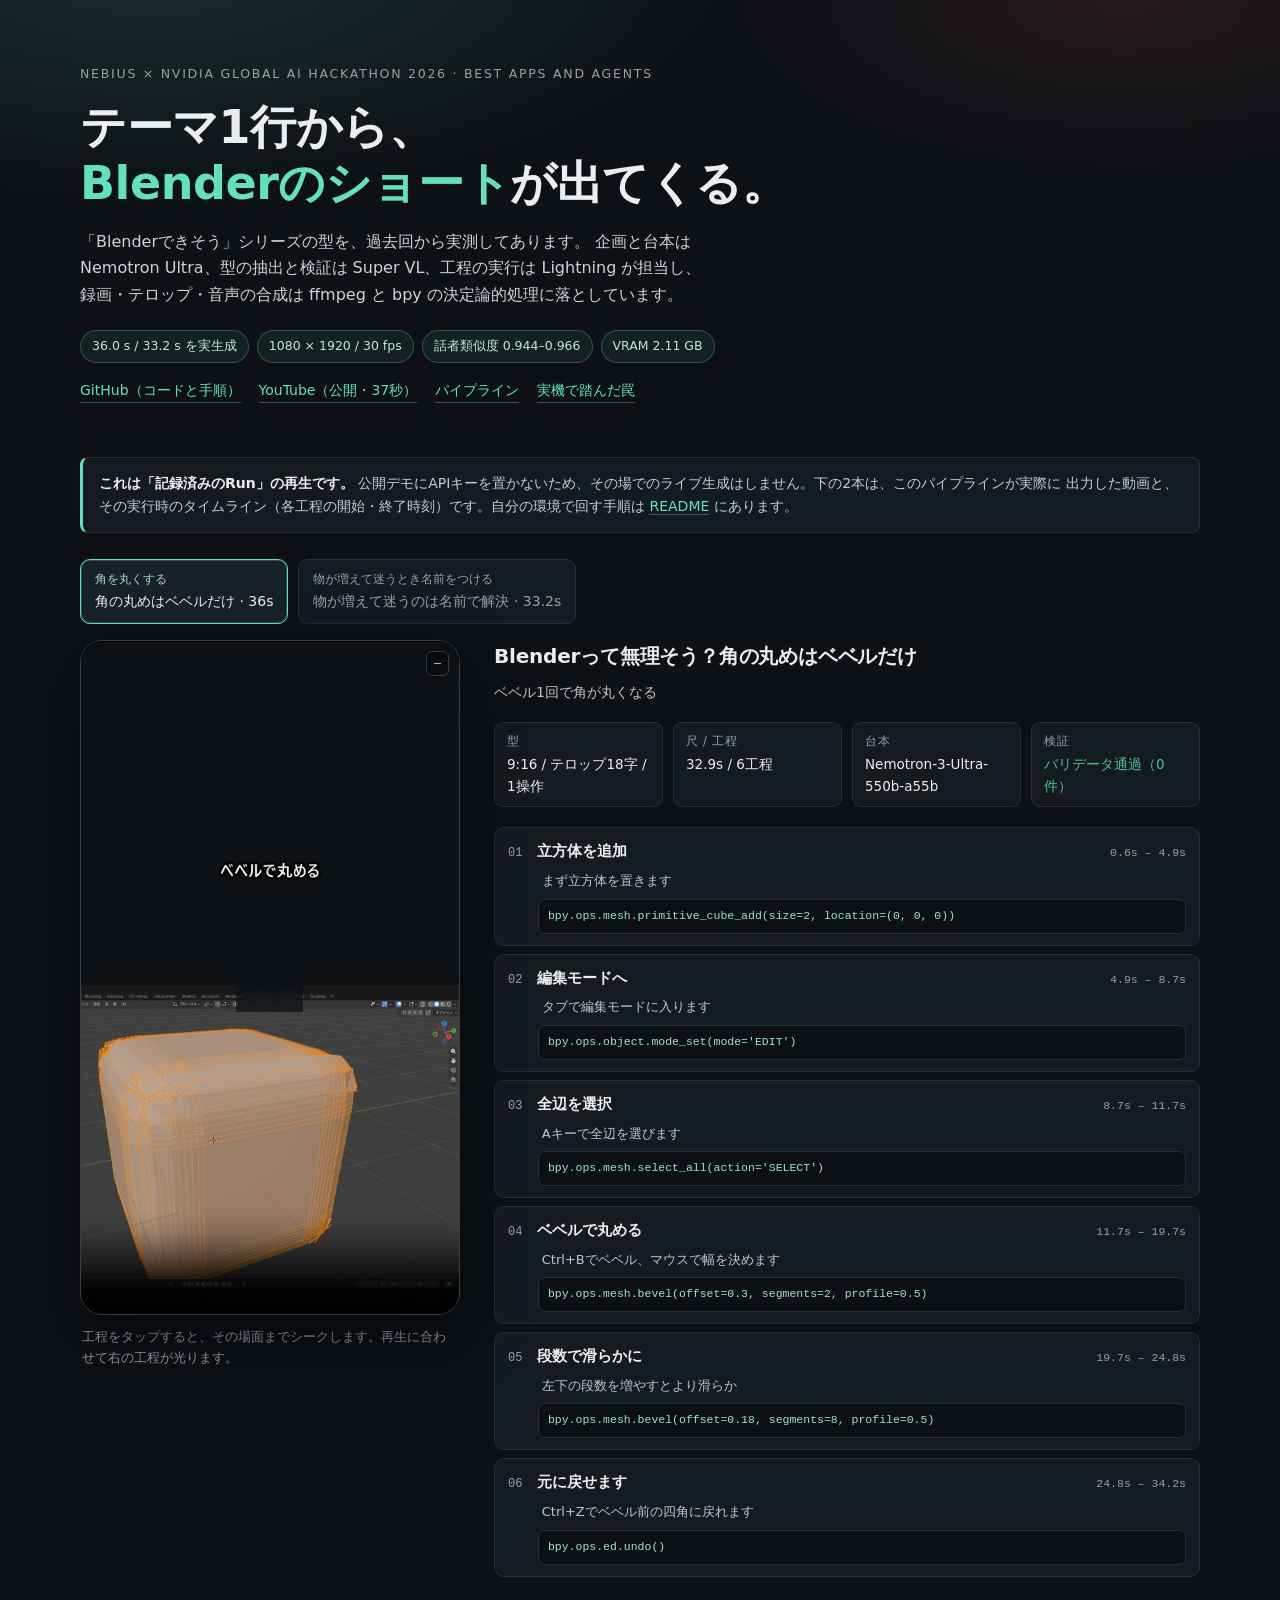
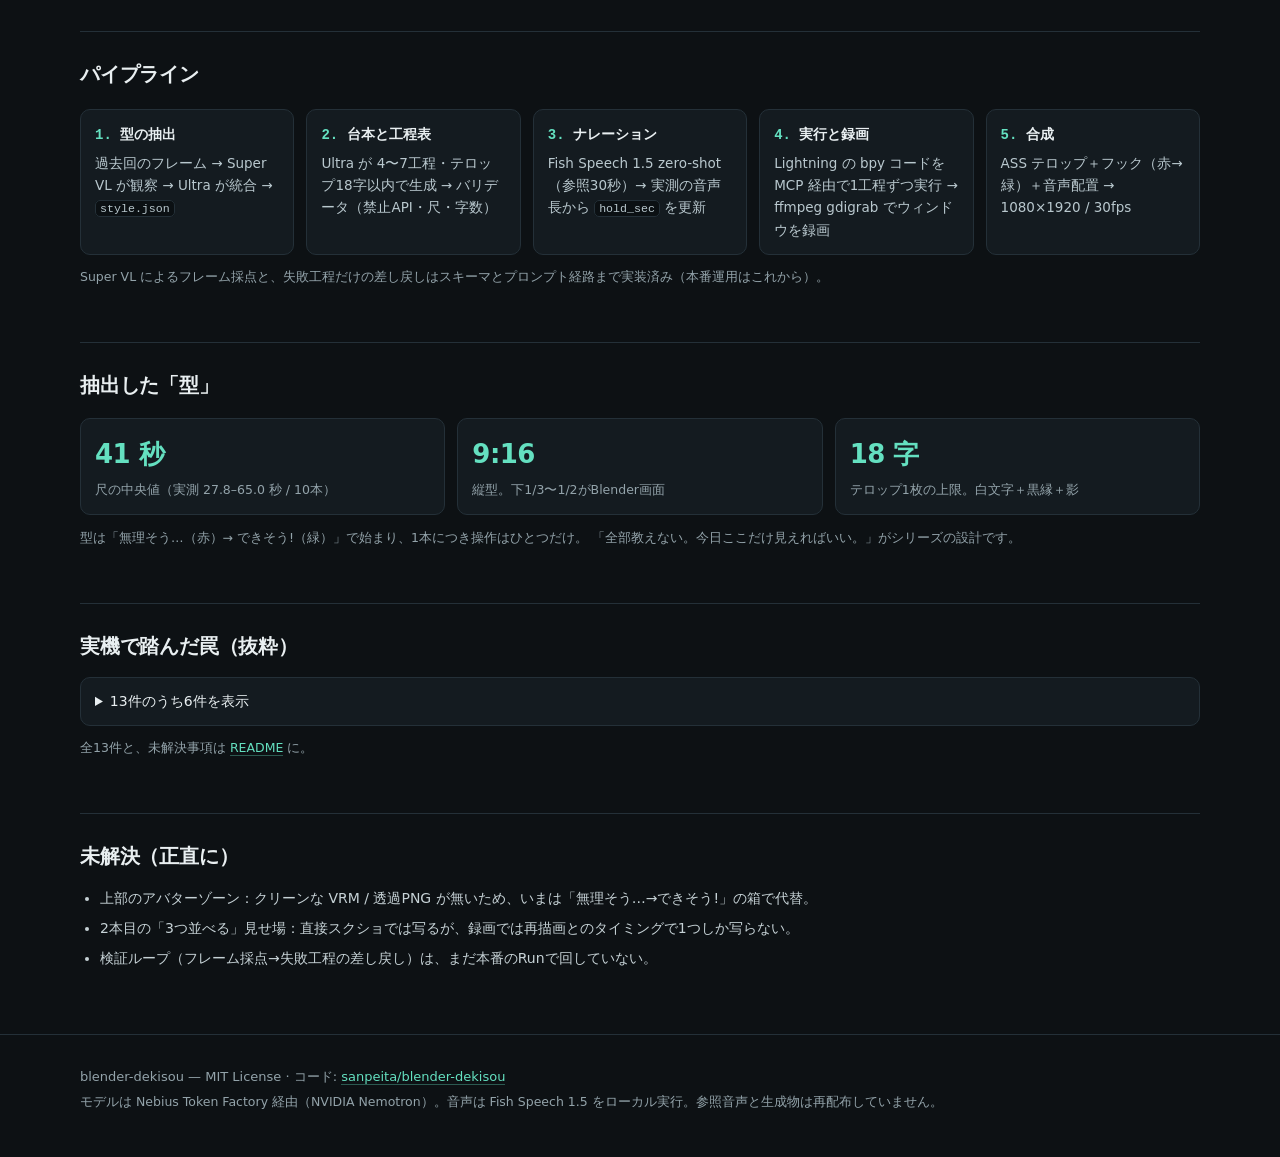
<file: index.html>
<!doctype html>
<html lang="ja">
<head>
<meta charset="utf-8">
<meta name="viewport" content="width=device-width, initial-scale=1">
<title>blender-dekisou — テーマ1行から Blender ショート</title>
<meta name="description" content="テーマ1行から、Blenderの操作ショートを自動生成するパイプライン。Nemotron Ultra / Super VL / Lightning + Blender MCP + Fish Speech。">
<link rel="stylesheet" href="styles.css">
<link rel="icon" href="data:image/svg+xml,%3Csvg xmlns='http://www.w3.org/2000/svg' viewBox='0 0 32 32'%3E%3Crect width='32' height='32' rx='8' fill='%230f1418'/%3E%3Cpath d='M9 22V10h6.5a3.5 3.5 0 0 1 0 7H12v5z' fill='%2364e0c0'/%3E%3C/svg%3E">
</head>
<body>
<header class="hero">
  <div class="wrap">
    <p class="kicker">Nebius × NVIDIA Global AI Hackathon 2026 · Best Apps and Agents</p>
    <h1>テーマ1行から、<br><span class="accent">Blenderのショート</span>が出てくる。</h1>
    <p class="lead">
      「Blenderできそう」シリーズの型を、過去回から実測してあります。
      企画と台本は Nemotron Ultra、型の抽出と検証は Super VL、工程の実行は Lightning が担当し、
      録画・テロップ・音声の合成は ffmpeg と bpy の決定論的処理に落としています。
    </p>
    <div class="chips">
      <span class="chip">36.0 s / 33.2 s を実生成</span>
      <span class="chip">1080 × 1920 / 30 fps</span>
      <span class="chip">話者類似度 0.944–0.966</span>
      <span class="chip">VRAM 2.11 GB</span>
    </div>
    <p class="links">
      <a href="https://github.com/sanpeita/blender-dekisou" target="_blank" rel="noopener">GitHub（コードと手順）</a>
      <a href="https://youtu.be/q2eqxVOVD98" target="_blank" rel="noopener">YouTube（公開・37秒）</a>
      <a href="#pipeline">パイプライン</a>
      <a href="#notes">実機で踏んだ罠</a>
    </p>
  </div>
</header>

<main class="wrap">

  <section class="notice" role="note">
    <strong>これは「記録済みのRun」の再生です。</strong>
    公開デモにAPIキーを置かないため、その場でのライブ生成はしません。下の2本は、このパイプラインが実際に
    出力した動画と、その実行時のタイムライン（各工程の開始・終了時刻）です。自分の環境で回す手順は
    <a href="https://github.com/sanpeita/blender-dekisou#quickstart-windows" target="_blank" rel="noopener">README</a> にあります。
  </section>

  <nav class="runs" id="runs" aria-label="生成済みのRun">
    <!-- populated by app.js -->
  </nav>

  <section class="stage">
    <div class="player-col">
      <div class="phone">
        <video id="video" playsinline controls preload="metadata"></video>
        <button class="playbtn" id="playbtn" type="button" aria-label="再生">▶</button>
        <span class="lenbadge" id="lenbadge">—</span>
      </div>
      <p class="hint">工程をタップすると、その場面までシークします。再生に合わせて右の工程が光ります。</p>
    </div>

    <div class="info-col">
      <h2 id="runTitle">…</h2>
      <p class="promise" id="runPromise"></p>

      <dl class="runmeta">
        <div><dt>型</dt><dd id="metaStyle">—</dd></div>
        <div><dt>尺 / 工程</dt><dd id="metaLen">—</dd></div>
        <div><dt>台本</dt><dd id="metaModel">—</dd></div>
        <div><dt>検証</dt><dd id="metaValid">—</dd></div>
      </dl>

      <ol class="steps" id="steps"></ol>
    </div>
  </section>

  <section id="pipeline" class="block">
    <h2>パイプライン</h2>
    <ol class="flow">
      <li><b>型の抽出</b><span>過去回のフレーム → Super VL が観察 → Ultra が統合 → <code>style.json</code></span></li>
      <li><b>台本と工程表</b><span>Ultra が 4〜7工程・テロップ18字以内で生成 → バリデータ（禁止API・尺・字数）</span></li>
      <li><b>ナレーション</b><span>Fish Speech 1.5 zero-shot（参照30秒）→ 実測の音声長から <code>hold_sec</code> を更新</span></li>
      <li><b>実行と録画</b><span>Lightning の bpy コードを MCP 経由で1工程ずつ実行 → ffmpeg gdigrab でウィンドウを録画</span></li>
      <li><b>合成</b><span>ASS テロップ＋フック（赤→緑）＋音声配置 → 1080×1920 / 30fps</span></li>
    </ol>
    <p class="fine">
      Super VL によるフレーム採点と、失敗工程だけの差し戻しはスキーマとプロンプト経路まで実装済み（本番運用はこれから）。
    </p>
  </section>

  <section id="type" class="block">
    <h2>抽出した「型」</h2>
    <div class="grid3">
      <div class="card"><span class="num">41 秒</span><span class="lbl">尺の中央値（実測 27.8–65.0 秒 / 10本）</span></div>
      <div class="card"><span class="num">9:16</span><span class="lbl">縦型。下1/3〜1/2がBlender画面</span></div>
      <div class="card"><span class="num">18 字</span><span class="lbl">テロップ1枚の上限。白文字＋黒縁＋影</span></div>
    </div>
    <p class="fine">
      型は「無理そう…（赤）→ できそう!（緑）」で始まり、1本につき操作はひとつだけ。
      「全部教えない。今日ここだけ見えればいい。」がシリーズの設計です。
    </p>
  </section>

  <section id="notes" class="block">
    <h2>実機で踏んだ罠（抜粋）</h2>
    <details>
      <summary>13件のうち6件を表示</summary>
      <ul class="traps">
        <li><code>reasoning_effort</code> 未指定だと思考トークンが <code>max_tokens</code> を食い尽くし、本文が空で返る。→ <code>none</code> を明示。</li>
        <li>Super VL の実IDは <code>nvidia/Nemotron-3.5-Super-VL</code>。カタログ表記のまま投げると404。</li>
        <li><code>viewport_screenshot</code> はカメラレンダーで UI が写らない。→ <code>gdigrab</code>＋ウィンドウ矩形クロップ。</li>
        <li><code>bpy.context.active_operator.segments</code> は効かない。→ オペレータ呼び出しの引数で渡す。</li>
        <li>MCPアドオンは <code>stop()</code> 直後の <code>start()</code> で同一ポートに LISTEN が二重に残り、接続が固まる。→ 状態を強制リセットし別ポートへ。</li>
        <li>ASS の <code>BorderStyle=3</code> は箱の色が <code>OutlineColour</code>。最初は白い空箱になった。</li>
      </ul>
    </details>
    <p class="fine">全13件と、未解決事項は <a href="https://github.com/sanpeita/blender-dekisou#engineering-notes--what-actually-broke" target="_blank" rel="noopener">README</a> に。</p>
  </section>

  <section id="status" class="block">
    <h2>未解決（正直に）</h2>
    <ul class="open">
      <li>上部のアバターゾーン：クリーンな VRM / 透過PNG が無いため、いまは「無理そう…→できそう!」の箱で代替。</li>
      <li>2本目の「3つ並べる」見せ場：直接スクショでは写るが、録画では再描画とのタイミングで1つしか写らない。</li>
      <li>検証ループ（フレーム採点→失敗工程の差し戻し）は、まだ本番のRunで回していない。</li>
    </ul>
  </section>
</main>

<footer>
  <div class="wrap">
    <p>blender-dekisou — MIT License · コード: <a href="https://github.com/sanpeita/blender-dekisou" target="_blank" rel="noopener">sanpeita/blender-dekisou</a></p>
    <p class="fine">モデルは Nebius Token Factory 経由（NVIDIA Nemotron）。音声は Fish Speech 1.5 をローカル実行。参照音声と生成物は再配布していません。</p>
  </div>
</footer>

<script src="app.js"></script>
</body>
</html>
</file>
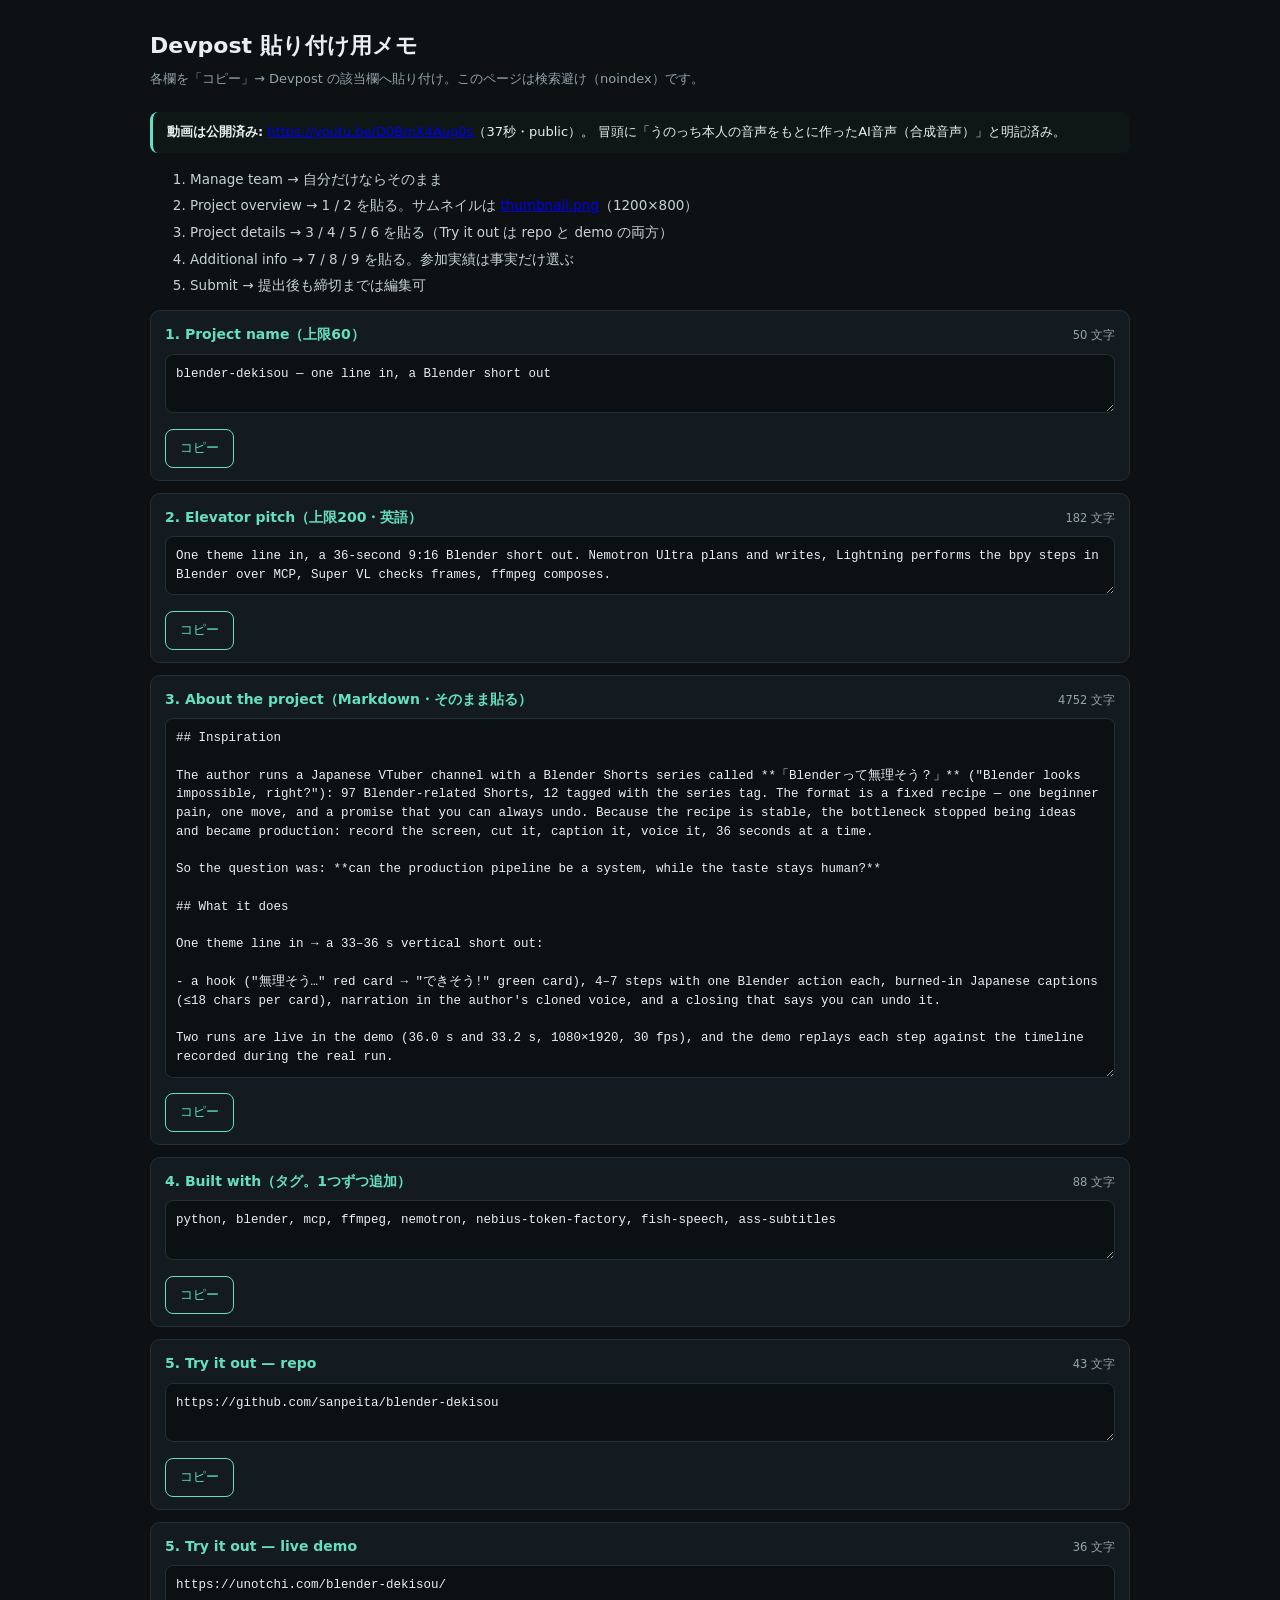
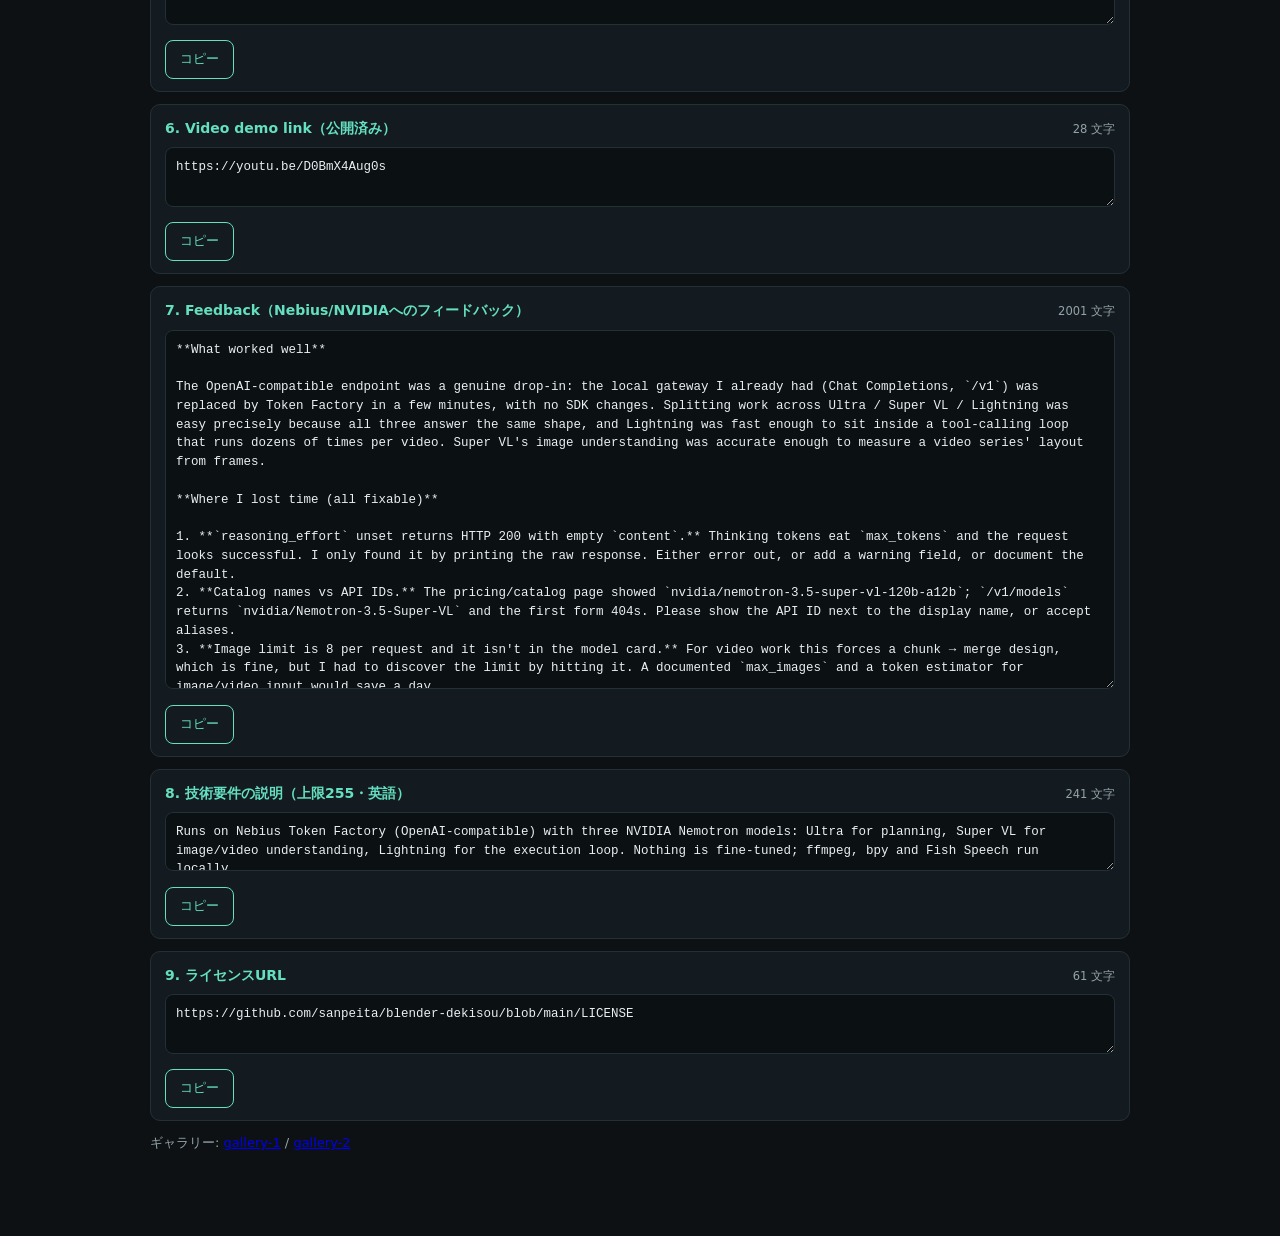
<file: paste.html>
<!doctype html>
<html lang="ja"><head><meta charset="utf-8">
<meta name="viewport" content="width=device-width, initial-scale=1">
<meta name="robots" content="noindex,nofollow">
<title>Devpost 貼り付け用 — blender-dekisou</title>
<style>
:root{--bg:#0d1114;--panel:#141b20;--line:#243038;--text:#e9eff1;--muted:#93a3aa;--accent:#64e0c0}
*{box-sizing:border-box}
body{margin:0;background:var(--bg);color:var(--text);font-family:"Yu Gothic UI",system-ui,sans-serif;line-height:1.6}
.wrap{width:min(980px,100% - 32px);margin:0 auto;padding:28px 0 60px}
h1{font-size:22px;margin:0 0 6px}
.note{font-size:13px;color:var(--muted);margin:0 0 22px}
.card{background:var(--panel);border:1px solid var(--line);border-radius:10px;padding:12px 14px;margin:12px 0}
.head{display:flex;align-items:baseline;gap:10px;margin-bottom:8px}
h2{font-size:14px;margin:0;color:var(--accent)}
.len{font-size:11.5px;color:var(--muted);margin-left:auto}
textarea{width:100%;background:#0b1013;color:var(--text);border:1px solid var(--line);border-radius:8px;
  padding:10px;font-family:ui-monospace,Menlo,Consolas,monospace;font-size:12.5px;line-height:1.5;resize:vertical}
.copy{margin-top:8px;padding:8px 14px;border-radius:8px;border:1px solid var(--accent);background:transparent;
  color:var(--accent);font:inherit;font-size:13px;cursor:pointer}
.copy:active{background:rgba(100,224,192,.15)}
ol.check{font-size:13.5px;color:#c6d2d6}
ol.check li{margin:5px 0}
.ok{border-left:3px solid var(--accent);background:#0f1716;padding:10px 14px;border-radius:8px;font-size:13px;margin:16px 0}
</style></head><body><div class="wrap">
<h1>Devpost 貼り付け用メモ</h1>
<p class="note">各欄を「コピー」→ Devpost の該当欄へ貼り付け。このページは検索避け（noindex）です。</p>

<div class="ok"><strong>動画は公開済み:</strong> <a href="https://youtu.be/D0BmX4Aug0s">https://youtu.be/D0BmX4Aug0s</a>（37秒・public）。
冒頭に「うのっち本人の音声をもとに作ったAI音声（合成音声）」と明記済み。</div>

<ol class="check">
<li>Manage team → 自分だけならそのまま</li>
<li>Project overview → 1 / 2 を貼る。サムネイルは <a href="thumbnail.png">thumbnail.png</a>（1200×800）</li>
<li>Project details → 3 / 4 / 5 / 6 を貼る（Try it out は repo と demo の両方）</li>
<li>Additional info → 7 / 8 / 9 を貼る。参加実績は事実だけ選ぶ</li>
<li>Submit → 提出後も締切までは編集可</li>
</ol>


<section class="card">
  <div class="head"><h2>1. Project name（上限60）</h2><span class="len">50 文字</span></div>
  <textarea id="f-name" rows="2" spellcheck="false">blender-dekisou — one line in, a Blender short out</textarea>
  <button class="copy" data-target="f-name">コピー</button>
</section>
<section class="card">
  <div class="head"><h2>2. Elevator pitch（上限200・英語）</h2><span class="len">182 文字</span></div>
  <textarea id="f-pitch" rows="2" spellcheck="false">One theme line in, a 36-second 9:16 Blender short out. Nemotron Ultra plans and writes, Lightning performs the bpy steps in Blender over MCP, Super VL checks frames, ffmpeg composes.</textarea>
  <button class="copy" data-target="f-pitch">コピー</button>
</section>
<section class="card">
  <div class="head"><h2>3. About the project（Markdown・そのまま貼る）</h2><span class="len">4752 文字</span></div>
  <textarea id="f-about" rows="18" spellcheck="false">## Inspiration

The author runs a Japanese VTuber channel with a Blender Shorts series called **「Blenderって無理そう？」** (&quot;Blender looks impossible, right?&quot;): 97 Blender-related Shorts, 12 tagged with the series tag. The format is a fixed recipe — one beginner pain, one move, and a promise that you can always undo. Because the recipe is stable, the bottleneck stopped being ideas and became production: record the screen, cut it, caption it, voice it, 36 seconds at a time.

So the question was: **can the production pipeline be a system, while the taste stays human?**

## What it does

One theme line in → a 33–36 s vertical short out:

- a hook (&quot;無理そう…&quot; red card → &quot;できそう!&quot; green card), 4–7 steps with one Blender action each, burned-in Japanese captions (≤18 chars per card), narration in the author&#x27;s cloned voice, and a closing that says you can undo it.

Two runs are live in the demo (36.0 s and 33.2 s, 1080×1920, 30 fps), and the demo replays each step against the timeline recorded during the real run.

## How we built it

The rule we held to: **the LLM never touches the video.** Models plan, write, watch and verify; ffmpeg and `bpy` do the deterministic work, so a bad model response fails loudly instead of silently producing a broken file.

- **Style extraction** — frames of past Shorts go to `Nemotron 3.5 Super VL`, which observes layout, caption density and pacing; `Nemotron 3 Ultra` merges those observations into `style.json`. Duration statistics were measured over 10 Shorts: median 41 s, range 27.8–65.0 s.
- **Script** — Ultra writes a JSON script with 4–7 steps. A validator rejects too many steps, captions over 18 characters, and unsafe APIs (`quit_blender`, `save_mainfile`, file deletion).
- **Voice** — Fish Speech 1.5 zero-shot from 30 s of the author&#x27;s own audio. Best-of-3 with automatic gates (ASR round-trip CER, F0, pauses); speaker similarity 0.944–0.966, VRAM peak 2.11 GB. Step durations are recomputed from the measured wav length, so captions and narration cannot drift.
- **Execution** — `Nemotron 3.5 Lightning` writes and repairs the `bpy` code, executed one step at a time over an MCP server inside Blender 5.2. The repair loop is real: `bpy.context.active_operator.segments = 8` raises, and the fix is to pass `segments=` to the operator instead.
- **Capture** — `viewport_screenshot` returns a camera render (no UI), so capture is `ffmpeg -f gdigrab` cropped to the Blender window rect, which keeps menus, gizmos and the outliner visible.
- **Composition** — ASS captions and hook cards, with each narration clip placed at the measured start of its step, rendered to 1080×1920 / 30 fps.

## Challenges

Most of the work was discovering behaviour nobody documents:

- Unset `reasoning_effort` → HTTP 200 with **empty content**, because thinking tokens consume `max_tokens`.
- The model&#x27;s catalog name is not its API ID (`nvidia/Nemotron-3.5-Super-VL`); guessing the `-120b-a12b` form returns 404.
- One request accepts at most **8 images**, so video has to be summarised per clip and merged by a text model.
- Blender&#x27;s MCP add-on leaves **two LISTEN sockets on the same port** when you `stop()` and immediately `start()`; connections then hang with no error.
- In ASS, `BorderStyle=3` takes the box colour from `OutlineColour`, and `\pos` kills auto-wrap — captions clipped at the frame edge.
- Recording the Python console instead of the 3D view (Shift+F4 leaves the area in CONSOLE).

## What we learned

- Splitting roles by **modality**, not by convenience, is what made this debuggable: the thing that verifies is a model that can *see*, and the thing that writes code is cheap and fast.
- Deterministic seams (ffmpeg, bpy) are what let a generative system be trusted on a deadline.
- Letting the harness say &quot;this step failed&quot; was worth more than smoothing over failures.

## What&#x27;s next

- The avatar zone: a clean VRM/PNG asset so the upper third can hold the character instead of the placeholder hook cards.
- Run the verifier loop in production (Super VL scores sampled frames, only failing steps go back to Ultra).
- A queue so a week of themes can be produced in one batch, and a second pass on the second video&#x27;s reveal, which is visible in a screenshot but not reliably in the recording.

## During the submission period

The design notes for a Nebius-based system date from 2026-10-09, but nothing was implemented then. **The harness, the repository, the demo page and the video were all built on 2026-10-27**, during the submission period. No part of this project was a pre-existing public application.

## Links

- Demo (recorded runs, step-synced): https://unotchi.com/blender-dekisou/
- Code (MIT): https://github.com/sanpeita/blender-dekisou
- Video (37 s): https://youtu.be/D0BmX4Aug0s
</textarea>
  <button class="copy" data-target="f-about">コピー</button>
</section>
<section class="card">
  <div class="head"><h2>4. Built with（タグ。1つずつ追加）</h2><span class="len">88 文字</span></div>
  <textarea id="f-built" rows="2" spellcheck="false">python, blender, mcp, ffmpeg, nemotron, nebius-token-factory, fish-speech, ass-subtitles</textarea>
  <button class="copy" data-target="f-built">コピー</button>
</section>
<section class="card">
  <div class="head"><h2>5. Try it out — repo</h2><span class="len">43 文字</span></div>
  <textarea id="f-repo" rows="2" spellcheck="false">https://github.com/sanpeita/blender-dekisou</textarea>
  <button class="copy" data-target="f-repo">コピー</button>
</section>
<section class="card">
  <div class="head"><h2>5. Try it out — live demo</h2><span class="len">36 文字</span></div>
  <textarea id="f-demo" rows="2" spellcheck="false">https://unotchi.com/blender-dekisou/</textarea>
  <button class="copy" data-target="f-demo">コピー</button>
</section>
<section class="card">
  <div class="head"><h2>6. Video demo link（公開済み）</h2><span class="len">28 文字</span></div>
  <textarea id="f-video" rows="2" spellcheck="false">https://youtu.be/D0BmX4Aug0s</textarea>
  <button class="copy" data-target="f-video">コピー</button>
</section>
<section class="card">
  <div class="head"><h2>7. Feedback（Nebius/NVIDIAへのフィードバック）</h2><span class="len">2001 文字</span></div>
  <textarea id="f-feedback" rows="18" spellcheck="false">**What worked well**

The OpenAI-compatible endpoint was a genuine drop-in: the local gateway I already had (Chat Completions, `/v1`) was replaced by Token Factory in a few minutes, with no SDK changes. Splitting work across Ultra / Super VL / Lightning was easy precisely because all three answer the same shape, and Lightning was fast enough to sit inside a tool-calling loop that runs dozens of times per video. Super VL&#x27;s image understanding was accurate enough to measure a video series&#x27; layout from frames.

**Where I lost time (all fixable)**

1. **`reasoning_effort` unset returns HTTP 200 with empty `content`.** Thinking tokens eat `max_tokens` and the request looks successful. I only found it by printing the raw response. Either error out, or add a warning field, or document the default.
2. **Catalog names vs API IDs.** The pricing/catalog page showed `nvidia/nemotron-3.5-super-vl-120b-a12b`; `/v1/models` returns `nvidia/Nemotron-3.5-Super-VL` and the first form 404s. Please show the API ID next to the display name, or accept aliases.
3. **Image limit is 8 per request and it isn&#x27;t in the model card.** For video work this forces a chunk → merge design, which is fine, but I had to discover the limit by hitting it. A documented `max_images` and a token estimator for image/video input would save a day.
4. **Usage accounting per request**: I would like `usage` to include cached/thinking token split so cost per step can be attributed without guessing.

**Small wishes**

- A `/v1/models` field for modality and context limits (currently I hard-code what I learned).
- A server-side &quot;frames from video&quot; helper, or guidance on sampling intervals for Super VL.

**Overall**

For a pipeline that must be reproducible on a 6 GB laptop GPU, this was the right platform: all heavy inference stayed remote, latency was predictable, and the three-model split mapped cleanly onto planner / verifier / executor. The failures I hit were all discoverability problems, not capability problems.
</textarea>
  <button class="copy" data-target="f-feedback">コピー</button>
</section>
<section class="card">
  <div class="head"><h2>8. 技術要件の説明（上限255・英語）</h2><span class="len">241 文字</span></div>
  <textarea id="f-tech" rows="2" spellcheck="false">Runs on Nebius Token Factory (OpenAI-compatible) with three NVIDIA Nemotron models: Ultra for planning, Super VL for image/video understanding, Lightning for the execution loop. Nothing is fine-tuned; ffmpeg, bpy and Fish Speech run locally.</textarea>
  <button class="copy" data-target="f-tech">コピー</button>
</section>
<section class="card">
  <div class="head"><h2>9. ライセンスURL</h2><span class="len">61 文字</span></div>
  <textarea id="f-license" rows="2" spellcheck="false">https://github.com/sanpeita/blender-dekisou/blob/main/LICENSE</textarea>
  <button class="copy" data-target="f-license">コピー</button>
</section>

<p class="note">ギャラリー: <a href="gallery-1.png">gallery-1</a> / <a href="gallery-2.png">gallery-2</a></p>

<script>
document.querySelectorAll('.copy').forEach(b=>{
  b.addEventListener('click', async ()=>{
    const t=document.getElementById(b.dataset.target);
    try{ await navigator.clipboard.writeText(t.value); }
    catch(e){ t.select(); document.execCommand('copy'); }
    const o=b.textContent; b.textContent='コピーしました'; setTimeout(()=>b.textContent=o,1200);
  });
});
</script>
</div></body></html>
</file>
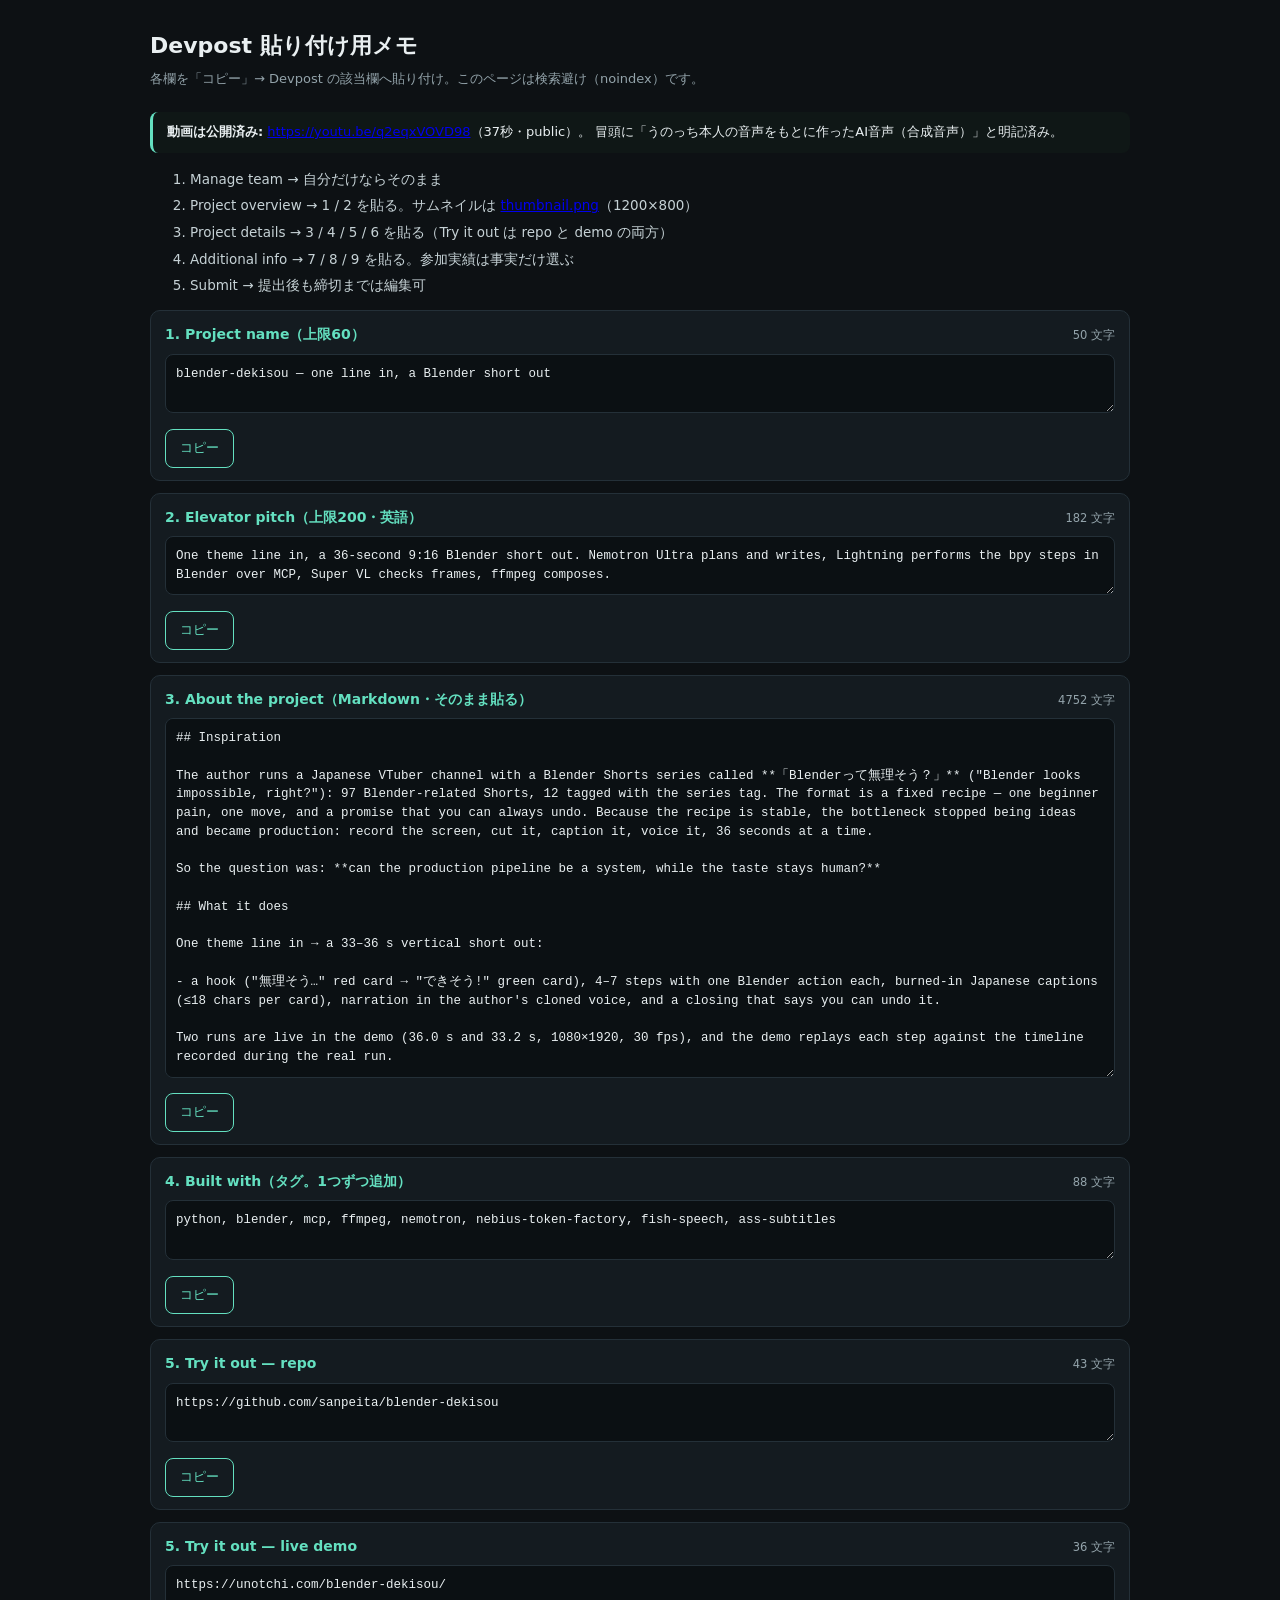
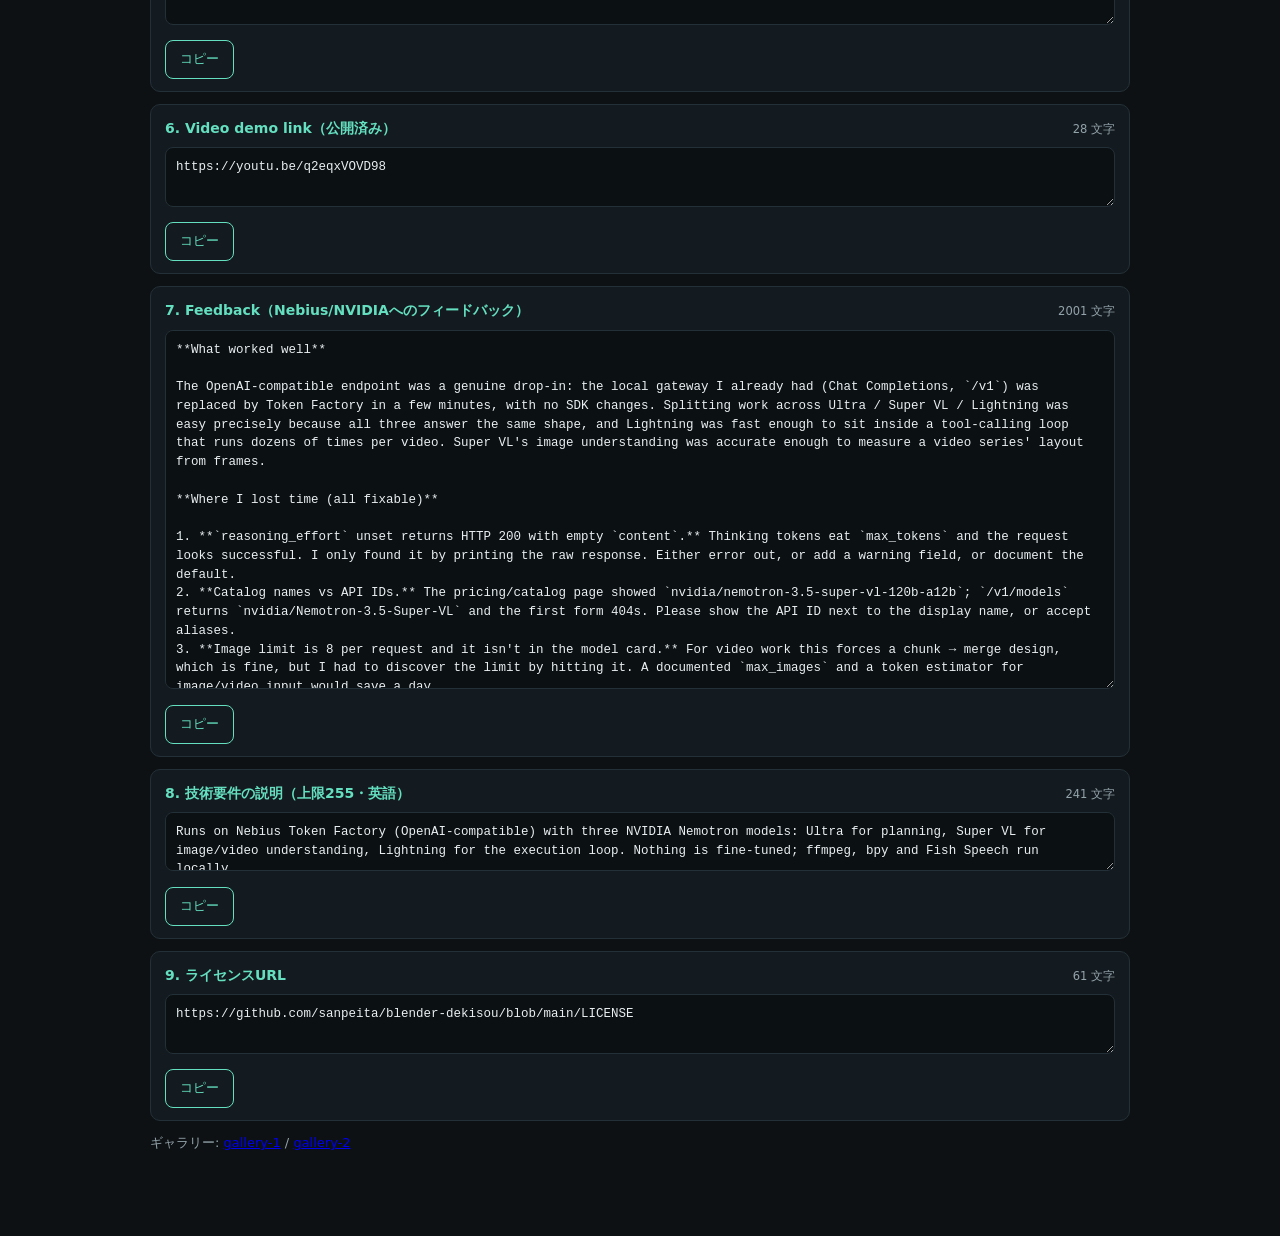
<file: devpost/paste.html>
<!doctype html>
<html lang="ja"><head><meta charset="utf-8">
<meta name="viewport" content="width=device-width, initial-scale=1">
<meta name="robots" content="noindex,nofollow">
<title>Devpost 貼り付け用 — blender-dekisou</title>
<style>
:root{--bg:#0d1114;--panel:#141b20;--line:#243038;--text:#e9eff1;--muted:#93a3aa;--accent:#64e0c0}
*{box-sizing:border-box}
body{margin:0;background:var(--bg);color:var(--text);font-family:"Yu Gothic UI",system-ui,sans-serif;line-height:1.6}
.wrap{width:min(980px,100% - 32px);margin:0 auto;padding:28px 0 60px}
h1{font-size:22px;margin:0 0 6px}
.note{font-size:13px;color:var(--muted);margin:0 0 22px}
.card{background:var(--panel);border:1px solid var(--line);border-radius:10px;padding:12px 14px;margin:12px 0}
.head{display:flex;align-items:baseline;gap:10px;margin-bottom:8px}
h2{font-size:14px;margin:0;color:var(--accent)}
.len{font-size:11.5px;color:var(--muted);margin-left:auto}
textarea{width:100%;background:#0b1013;color:var(--text);border:1px solid var(--line);border-radius:8px;
  padding:10px;font-family:ui-monospace,Menlo,Consolas,monospace;font-size:12.5px;line-height:1.5;resize:vertical}
.copy{margin-top:8px;padding:8px 14px;border-radius:8px;border:1px solid var(--accent);background:transparent;
  color:var(--accent);font:inherit;font-size:13px;cursor:pointer}
.copy:active{background:rgba(100,224,192,.15)}
ol.check{font-size:13.5px;color:#c6d2d6}
ol.check li{margin:5px 0}
.ok{border-left:3px solid var(--accent);background:#0f1716;padding:10px 14px;border-radius:8px;font-size:13px;margin:16px 0}
</style></head><body><div class="wrap">
<h1>Devpost 貼り付け用メモ</h1>
<p class="note">各欄を「コピー」→ Devpost の該当欄へ貼り付け。このページは検索避け（noindex）です。</p>

<div class="ok"><strong>動画は公開済み:</strong> <a href="https://youtu.be/q2eqxVOVD98">https://youtu.be/q2eqxVOVD98</a>（37秒・public）。
冒頭に「うのっち本人の音声をもとに作ったAI音声（合成音声）」と明記済み。</div>

<ol class="check">
<li>Manage team → 自分だけならそのまま</li>
<li>Project overview → 1 / 2 を貼る。サムネイルは <a href="thumbnail.png">thumbnail.png</a>（1200×800）</li>
<li>Project details → 3 / 4 / 5 / 6 を貼る（Try it out は repo と demo の両方）</li>
<li>Additional info → 7 / 8 / 9 を貼る。参加実績は事実だけ選ぶ</li>
<li>Submit → 提出後も締切までは編集可</li>
</ol>


<section class="card">
  <div class="head"><h2>1. Project name（上限60）</h2><span class="len">50 文字</span></div>
  <textarea id="f-name" rows="2" spellcheck="false">blender-dekisou — one line in, a Blender short out</textarea>
  <button class="copy" data-target="f-name">コピー</button>
</section>
<section class="card">
  <div class="head"><h2>2. Elevator pitch（上限200・英語）</h2><span class="len">182 文字</span></div>
  <textarea id="f-pitch" rows="2" spellcheck="false">One theme line in, a 36-second 9:16 Blender short out. Nemotron Ultra plans and writes, Lightning performs the bpy steps in Blender over MCP, Super VL checks frames, ffmpeg composes.</textarea>
  <button class="copy" data-target="f-pitch">コピー</button>
</section>
<section class="card">
  <div class="head"><h2>3. About the project（Markdown・そのまま貼る）</h2><span class="len">4752 文字</span></div>
  <textarea id="f-about" rows="18" spellcheck="false">## Inspiration

The author runs a Japanese VTuber channel with a Blender Shorts series called **「Blenderって無理そう？」** (&quot;Blender looks impossible, right?&quot;): 97 Blender-related Shorts, 12 tagged with the series tag. The format is a fixed recipe — one beginner pain, one move, and a promise that you can always undo. Because the recipe is stable, the bottleneck stopped being ideas and became production: record the screen, cut it, caption it, voice it, 36 seconds at a time.

So the question was: **can the production pipeline be a system, while the taste stays human?**

## What it does

One theme line in → a 33–36 s vertical short out:

- a hook (&quot;無理そう…&quot; red card → &quot;できそう!&quot; green card), 4–7 steps with one Blender action each, burned-in Japanese captions (≤18 chars per card), narration in the author&#x27;s cloned voice, and a closing that says you can undo it.

Two runs are live in the demo (36.0 s and 33.2 s, 1080×1920, 30 fps), and the demo replays each step against the timeline recorded during the real run.

## How we built it

The rule we held to: **the LLM never touches the video.** Models plan, write, watch and verify; ffmpeg and `bpy` do the deterministic work, so a bad model response fails loudly instead of silently producing a broken file.

- **Style extraction** — frames of past Shorts go to `Nemotron 3.5 Super VL`, which observes layout, caption density and pacing; `Nemotron 3 Ultra` merges those observations into `style.json`. Duration statistics were measured over 10 Shorts: median 41 s, range 27.8–65.0 s.
- **Script** — Ultra writes a JSON script with 4–7 steps. A validator rejects too many steps, captions over 18 characters, and unsafe APIs (`quit_blender`, `save_mainfile`, file deletion).
- **Voice** — Fish Speech 1.5 zero-shot from 30 s of the author&#x27;s own audio. Best-of-3 with automatic gates (ASR round-trip CER, F0, pauses); speaker similarity 0.944–0.966, VRAM peak 2.11 GB. Step durations are recomputed from the measured wav length, so captions and narration cannot drift.
- **Execution** — `Nemotron 3.5 Lightning` writes and repairs the `bpy` code, executed one step at a time over an MCP server inside Blender 5.2. The repair loop is real: `bpy.context.active_operator.segments = 8` raises, and the fix is to pass `segments=` to the operator instead.
- **Capture** — `viewport_screenshot` returns a camera render (no UI), so capture is `ffmpeg -f gdigrab` cropped to the Blender window rect, which keeps menus, gizmos and the outliner visible.
- **Composition** — ASS captions and hook cards, with each narration clip placed at the measured start of its step, rendered to 1080×1920 / 30 fps.

## Challenges

Most of the work was discovering behaviour nobody documents:

- Unset `reasoning_effort` → HTTP 200 with **empty content**, because thinking tokens consume `max_tokens`.
- The model&#x27;s catalog name is not its API ID (`nvidia/Nemotron-3.5-Super-VL`); guessing the `-120b-a12b` form returns 404.
- One request accepts at most **8 images**, so video has to be summarised per clip and merged by a text model.
- Blender&#x27;s MCP add-on leaves **two LISTEN sockets on the same port** when you `stop()` and immediately `start()`; connections then hang with no error.
- In ASS, `BorderStyle=3` takes the box colour from `OutlineColour`, and `\pos` kills auto-wrap — captions clipped at the frame edge.
- Recording the Python console instead of the 3D view (Shift+F4 leaves the area in CONSOLE).

## What we learned

- Splitting roles by **modality**, not by convenience, is what made this debuggable: the thing that verifies is a model that can *see*, and the thing that writes code is cheap and fast.
- Deterministic seams (ffmpeg, bpy) are what let a generative system be trusted on a deadline.
- Letting the harness say &quot;this step failed&quot; was worth more than smoothing over failures.

## What&#x27;s next

- The avatar zone: a clean VRM/PNG asset so the upper third can hold the character instead of the placeholder hook cards.
- Run the verifier loop in production (Super VL scores sampled frames, only failing steps go back to Ultra).
- A queue so a week of themes can be produced in one batch, and a second pass on the second video&#x27;s reveal, which is visible in a screenshot but not reliably in the recording.

## During the submission period

The design notes for a Nebius-based system date from 2026-10-09, but nothing was implemented then. **The harness, the repository, the demo page and the video were all built on 2026-10-27**, during the submission period. No part of this project was a pre-existing public application.

## Links

- Demo (recorded runs, step-synced): https://unotchi.com/blender-dekisou/
- Code (MIT): https://github.com/sanpeita/blender-dekisou
- Video (37 s): https://youtu.be/q2eqxVOVD98
</textarea>
  <button class="copy" data-target="f-about">コピー</button>
</section>
<section class="card">
  <div class="head"><h2>4. Built with（タグ。1つずつ追加）</h2><span class="len">88 文字</span></div>
  <textarea id="f-built" rows="2" spellcheck="false">python, blender, mcp, ffmpeg, nemotron, nebius-token-factory, fish-speech, ass-subtitles</textarea>
  <button class="copy" data-target="f-built">コピー</button>
</section>
<section class="card">
  <div class="head"><h2>5. Try it out — repo</h2><span class="len">43 文字</span></div>
  <textarea id="f-repo" rows="2" spellcheck="false">https://github.com/sanpeita/blender-dekisou</textarea>
  <button class="copy" data-target="f-repo">コピー</button>
</section>
<section class="card">
  <div class="head"><h2>5. Try it out — live demo</h2><span class="len">36 文字</span></div>
  <textarea id="f-demo" rows="2" spellcheck="false">https://unotchi.com/blender-dekisou/</textarea>
  <button class="copy" data-target="f-demo">コピー</button>
</section>
<section class="card">
  <div class="head"><h2>6. Video demo link（公開済み）</h2><span class="len">28 文字</span></div>
  <textarea id="f-video" rows="2" spellcheck="false">https://youtu.be/q2eqxVOVD98</textarea>
  <button class="copy" data-target="f-video">コピー</button>
</section>
<section class="card">
  <div class="head"><h2>7. Feedback（Nebius/NVIDIAへのフィードバック）</h2><span class="len">2001 文字</span></div>
  <textarea id="f-feedback" rows="18" spellcheck="false">**What worked well**

The OpenAI-compatible endpoint was a genuine drop-in: the local gateway I already had (Chat Completions, `/v1`) was replaced by Token Factory in a few minutes, with no SDK changes. Splitting work across Ultra / Super VL / Lightning was easy precisely because all three answer the same shape, and Lightning was fast enough to sit inside a tool-calling loop that runs dozens of times per video. Super VL&#x27;s image understanding was accurate enough to measure a video series&#x27; layout from frames.

**Where I lost time (all fixable)**

1. **`reasoning_effort` unset returns HTTP 200 with empty `content`.** Thinking tokens eat `max_tokens` and the request looks successful. I only found it by printing the raw response. Either error out, or add a warning field, or document the default.
2. **Catalog names vs API IDs.** The pricing/catalog page showed `nvidia/nemotron-3.5-super-vl-120b-a12b`; `/v1/models` returns `nvidia/Nemotron-3.5-Super-VL` and the first form 404s. Please show the API ID next to the display name, or accept aliases.
3. **Image limit is 8 per request and it isn&#x27;t in the model card.** For video work this forces a chunk → merge design, which is fine, but I had to discover the limit by hitting it. A documented `max_images` and a token estimator for image/video input would save a day.
4. **Usage accounting per request**: I would like `usage` to include cached/thinking token split so cost per step can be attributed without guessing.

**Small wishes**

- A `/v1/models` field for modality and context limits (currently I hard-code what I learned).
- A server-side &quot;frames from video&quot; helper, or guidance on sampling intervals for Super VL.

**Overall**

For a pipeline that must be reproducible on a 6 GB laptop GPU, this was the right platform: all heavy inference stayed remote, latency was predictable, and the three-model split mapped cleanly onto planner / verifier / executor. The failures I hit were all discoverability problems, not capability problems.
</textarea>
  <button class="copy" data-target="f-feedback">コピー</button>
</section>
<section class="card">
  <div class="head"><h2>8. 技術要件の説明（上限255・英語）</h2><span class="len">241 文字</span></div>
  <textarea id="f-tech" rows="2" spellcheck="false">Runs on Nebius Token Factory (OpenAI-compatible) with three NVIDIA Nemotron models: Ultra for planning, Super VL for image/video understanding, Lightning for the execution loop. Nothing is fine-tuned; ffmpeg, bpy and Fish Speech run locally.</textarea>
  <button class="copy" data-target="f-tech">コピー</button>
</section>
<section class="card">
  <div class="head"><h2>9. ライセンスURL</h2><span class="len">61 文字</span></div>
  <textarea id="f-license" rows="2" spellcheck="false">https://github.com/sanpeita/blender-dekisou/blob/main/LICENSE</textarea>
  <button class="copy" data-target="f-license">コピー</button>
</section>

<p class="note">ギャラリー: <a href="gallery-1.png">gallery-1</a> / <a href="gallery-2.png">gallery-2</a></p>

<script>
document.querySelectorAll('.copy').forEach(b=>{
  b.addEventListener('click', async ()=>{
    const t=document.getElementById(b.dataset.target);
    try{ await navigator.clipboard.writeText(t.value); }
    catch(e){ t.select(); document.execCommand('copy'); }
    const o=b.textContent; b.textContent='コピーしました'; setTimeout(()=>b.textContent=o,1200);
  });
});
</script>
</div></body></html>
</file>
<file: styles.css>
:root{
  --bg:#0d1114; --panel:#141b20; --panel2:#182127; --line:#243038;
  --text:#e9eff1; --muted:#93a3aa; --accent:#64e0c0; --pain:#e05a6a; --move:#4fc08d;
  --mono:ui-monospace,SFMono-Regular,Menlo,Consolas,"Noto Sans Mono",monospace;
}
*{box-sizing:border-box}
html,body{margin:0;padding:0}
body{
  background:var(--bg); color:var(--text);
  font-family:"Yu Gothic UI","Hiragino Kaku Gothic ProN",system-ui,-apple-system,"Segoe UI",sans-serif;
  line-height:1.65; font-size:16px;
  -webkit-font-smoothing:antialiased;
}
a{color:var(--accent);text-decoration:none;border-bottom:1px solid rgba(100,224,192,.35)}
a:hover{border-bottom-color:var(--accent)}
.wrap{width:min(1120px,100% - 40px);margin-inline:auto}
code{font-family:var(--mono);font-size:.86em;background:#0b1013;border:1px solid var(--line);border-radius:5px;padding:.1em .35em}

/* hero */
.hero{padding:64px 0 28px;background:
  radial-gradient(900px 380px at 12% -10%, rgba(100,224,192,.14), transparent 65%),
  radial-gradient(700px 300px at 88% 0%, rgba(224,90,106,.10), transparent 60%);}
.kicker{margin:0 0 14px;color:var(--muted);font-size:12.5px;letter-spacing:.14em;text-transform:uppercase}
h1{margin:0 0 18px;font-size:clamp(28px,5.2vw,46px);line-height:1.22;letter-spacing:-.01em}
.accent{color:var(--accent)}
.lead{margin:0;max-width:62ch;color:#c9d5d9}
.chips{display:flex;flex-wrap:wrap;gap:8px;margin:22px 0 16px}
.chip{font-size:12.5px;color:#bfe9dd;background:rgba(100,224,192,.08);border:1px solid rgba(100,224,192,.28);border-radius:999px;padding:5px 11px}
.links{display:flex;gap:18px;flex-wrap:wrap;margin:0;font-size:14px}

/* notice */
.notice{margin:26px 0 0;padding:14px 16px;border:1px solid var(--line);border-left:3px solid var(--accent);
  background:var(--panel);border-radius:8px;font-size:14px;color:#c2cfd4}
.notice strong{color:var(--text)}

/* run switcher */
.runs{display:flex;gap:10px;flex-wrap:wrap;margin:26px 0 16px}
.runs button{
  cursor:pointer;text-align:left;padding:10px 14px;border-radius:10px;
  background:var(--panel);color:var(--muted);border:1px solid var(--line);
  font:inherit;font-size:14px;transition:.15s border-color,.15s color,.15s background;
}
.runs button:hover{border-color:#33454f;color:var(--text)}
.runs button[aria-pressed="true"]{background:var(--panel2);color:var(--text);border-color:var(--accent);box-shadow:0 0 0 1px rgba(100,224,192,.25) inset}
.runs .rt{display:block;font-size:12px;color:var(--muted)}
.runs button[aria-pressed="true"] .rt{color:#a9d9cb}

/* stage */
.stage{display:grid;grid-template-columns:minmax(280px,380px) 1fr;gap:34px;align-items:start;margin-top:8px}
.stage>*{min-width:0}
.info-col{min-width:0;max-width:100%}
@media (max-width:900px){.stage{grid-template-columns:1fr;gap:22px}}
.phone{
  position:relative;aspect-ratio:9/16;width:100%;max-width:380px;margin-inline:auto;
  background:#0b0f12;border-radius:22px;overflow:hidden;
  border:1px solid #2f414b;box-shadow:0 24px 60px rgba(0,0,0,.5);
}
@media (max-width:900px){ .phone{max-width:min(100%,calc(70vh * 9 / 16))} }
.phone video{width:100%;height:100%;object-fit:contain;display:block;background:#000}
.playbtn{
  position:absolute;left:50%;top:50%;transform:translate(-50%,-50%);
  width:66px;height:66px;border-radius:50%;cursor:pointer;
  background:rgba(12,18,21,.72);color:var(--accent);border:1.5px solid var(--accent);
  font-size:22px;line-height:1;padding-left:4px;backdrop-filter:blur(3px);
  transition:opacity .18s, transform .18s;
}
.playbtn:hover{transform:translate(-50%,-50%) scale(1.06)}
.playbtn[hidden]{display:none}
.lenbadge{position:absolute;right:10px;top:10px;font-family:var(--mono);font-size:11.5px;
  color:#dfe9ec;background:rgba(6,10,12,.72);border:1px solid #2c3b44;border-radius:6px;padding:2px 7px}
.hint{margin:12px 2px 0;font-size:12.5px;color:var(--muted)}

h2{font-size:20px;margin:0 0 8px;letter-spacing:-.01em}
.promise{margin:0 0 18px;color:#b9c8ce;font-size:14px}
.runmeta{display:grid;grid-template-columns:repeat(auto-fit,minmax(150px,1fr));gap:10px;margin:0 0 20px}
.runmeta dd{overflow-wrap:anywhere}
.runmeta>div{background:var(--panel);border:1px solid var(--line);border-radius:9px;padding:9px 12px}
.runmeta dt{font-size:11.5px;color:var(--muted);letter-spacing:.06em}
.runmeta dd{margin:2px 0 0;font-size:13.5px;color:var(--text)}
.runmeta .ok{color:var(--move)}

/* steps */
.steps{list-style:none;margin:0;padding:0;display:flex;flex-direction:column;gap:8px}
.steps li{
  border:1px solid var(--line);border-radius:10px;background:var(--panel);
  padding:11px 13px;cursor:pointer;transition:.15s border-color,.15s background;
  min-width:0;
}
.steps li:hover{border-color:#33454f}
.steps li.active{border-color:var(--accent);background:var(--panel2)}
.steps .row{display:flex;gap:10px;align-items:baseline}
.steps .idx{font-family:var(--mono);font-size:12px;color:var(--muted);min-width:1.6em}
.steps .cap{font-weight:700;font-size:15px}
.steps .time{margin-left:auto;font-family:var(--mono);font-size:11.5px;color:var(--muted);white-space:nowrap}
.steps .narr{margin:6px 0 0 2.6em;font-size:13px;color:#b9c8ce}
.steps .code{margin:7px 0 0 2.6em;font-family:var(--mono);font-size:11.5px;color:#9fe3cf;
  background:#0b1013;border:1px solid var(--line);border-radius:7px;padding:7px 9px;overflow-x:auto;white-space:pre}
.steps .err{margin:6px 0 0 2.6em;font-size:12.5px;color:var(--pain)}

/* blocks */
.block{margin:54px 0 0;padding-top:26px;border-top:1px solid var(--line)}
.flow{counter-reset:s;list-style:none;margin:18px 0 0;padding:0;display:grid;grid-template-columns:repeat(auto-fit,minmax(210px,1fr));gap:12px}
.flow li{background:var(--panel);border:1px solid var(--line);border-radius:10px;padding:13px 14px;font-size:13.5px;color:#b9c8ce}
.flow b{display:block;color:var(--text);font-size:14px;margin-bottom:5px}
.flow b::before{counter-increment:s;content:counter(s) ". ";color:var(--accent);font-family:var(--mono)}
.grid3{display:grid;grid-template-columns:repeat(auto-fit,minmax(190px,1fr));gap:12px;margin-top:16px}
.card{background:var(--panel);border:1px solid var(--line);border-radius:10px;padding:14px}
.card .num{display:block;font-size:26px;font-weight:700;color:var(--accent);letter-spacing:-.02em}
.card .lbl{display:block;margin-top:4px;font-size:12.5px;color:var(--muted)}
details{margin-top:14px;background:var(--panel);border:1px solid var(--line);border-radius:10px;padding:12px 14px}
summary{cursor:pointer;font-size:14px;color:var(--text)}
.traps{margin:12px 0 0;padding-left:20px;font-size:13.5px;color:#b9c8ce}
.traps li{margin:6px 0}
.open{margin:14px 0 0;padding-left:20px;font-size:14px;color:#c6d2d6}
.open li{margin:7px 0}
.fine{font-size:12.5px;color:var(--muted)}

footer{margin:64px 0 0;padding:26px 0 40px;border-top:1px solid var(--line);font-size:13px;color:var(--muted)}
footer p{margin:5px 0}
::selection{background:rgba(100,224,192,.28)}
</file>
